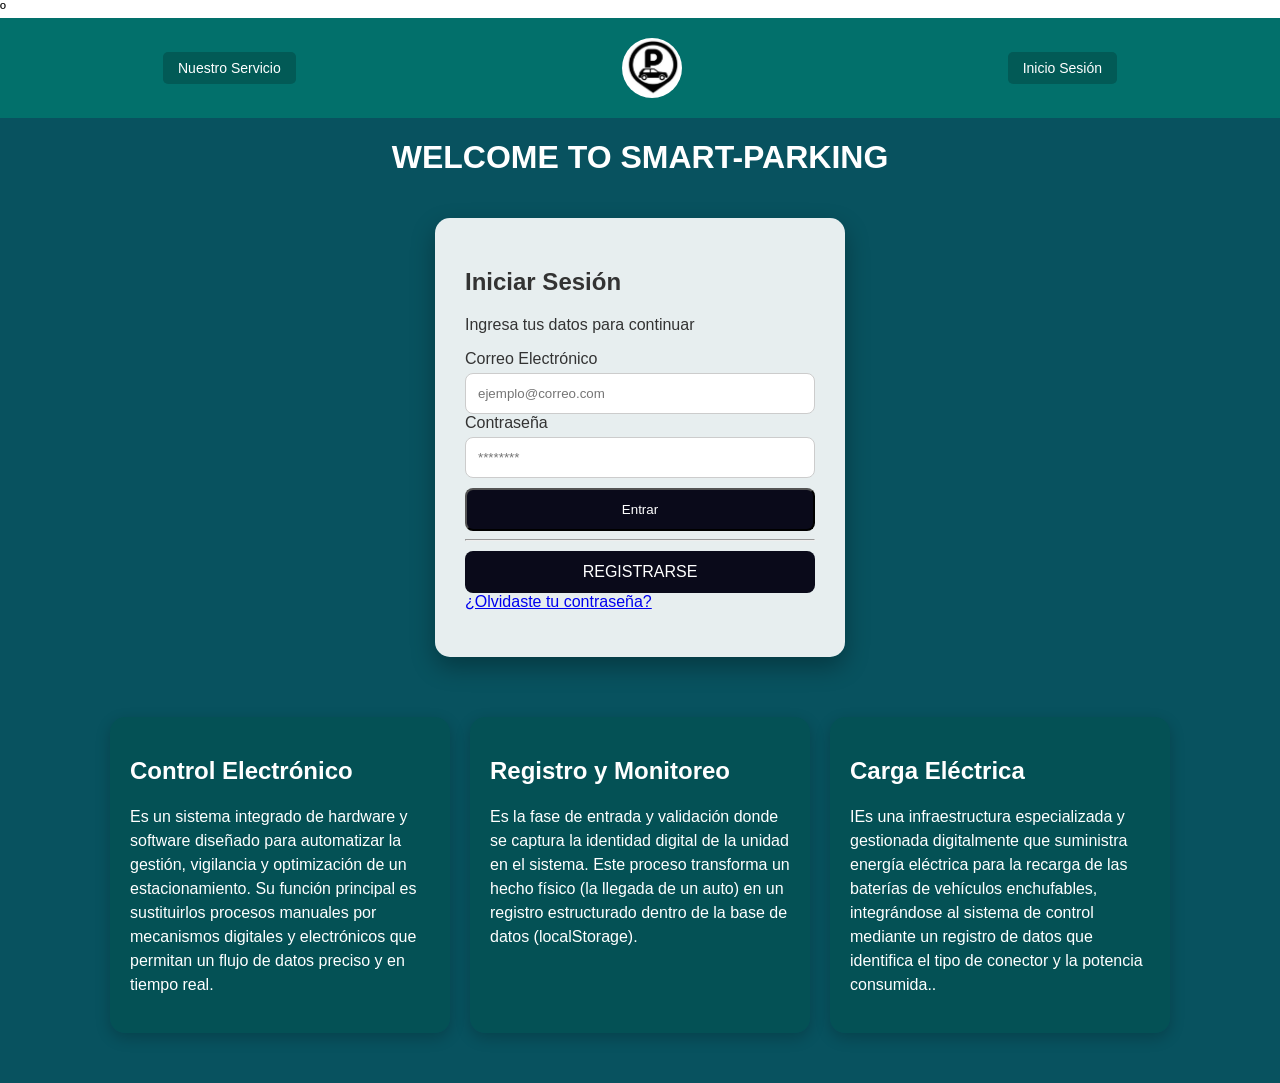
<file: index.html>
º<!DOCTYPE html>
<html lang="es">
<head>
    <meta charset="UTF-8">
    <meta name="viewport" content="width=device-width, initial-scale=1.0">
    <title>Manejo de Parqueo</title>
    <link rel="stylesheet" href="style.css">
</head>
<body>
    <nav>
        <a href="#contenedorServicio" class="nav-link">Nuestro Servicio</a>
        <img src="./img/logo.png" alt="Logo" class="logo">
        <a href="#contenedorPrincipal" class="nav-link">Inicio Sesión</a>
    </nav>

    <div id="contenedorPrincipal">
        <h1>WELCOME TO SMART-PARKING</h1>

        <div class="login-container">
            <form class="login-form">
                <h2>Iniciar Sesión</h2>
                <p>Ingresa tus datos para continuar</p>
            
                <div class="input-group">
                    <label for="email">Correo Electrónico</label>
                    <input type="email" id="email" placeholder="ejemplo@correo.com" required>
                </div>
            
                <div class="input-group">
                    <label for="password">Contraseña</label>
                    <input type="password" id="password" placeholder="********" required>
                </div>
            
                <button type="submit" class="login-button">Entrar</button>
                <hr>
                <a href="registrarse.html" class="register">REGISTRARSE</a> 
                <div class="footer-links">
                    <a href="#">¿Olvidaste tu contraseña?</a>
                </div>
            </form>
        </div>

        <div id="contenedorServicio">
            <div class="servicio">
                <h2>Control Electrónico</h2>
                <p class="parrafoServicio">Es un sistema integrado de hardware y software 
                    diseñado para automatizar la gestión, vigilancia y optimización
                     de un estacionamiento. Su función principal es sustituirlos
                      procesos manuales por mecanismos digitales y electrónicos
                      que permitan un flujo de datos preciso y en tiempo real.</p>
            </div>
            <div class="servicio">
                <h2>Registro y Monitoreo</h2>
                <p class="parrafoServicio">  Es la fase de entrada y validación donde 
                    se captura la identidad digital de la unidad en el sistema. 
                    Este proceso transforma un hecho físico (la llegada de un auto)
                     en un registro estructurado dentro de la base de datos (localStorage).</p>
            </div>
            <div class="servicio">
                <h2>Carga Eléctrica</h2>
                <p class="parrafoServicio">IEs una infraestructura especializada y
                    gestionada digitalmente que suministra energía eléctrica para la 
                    recarga de las baterías de vehículos enchufables, integrándose al 
                    sistema de control mediante un registro de datos que identifica el tipo
                     de conector y la potencia consumida..</p>
            </div>
        </div>
    </div>
    <script src="index.js"></script>
</body>
</html>
</file>
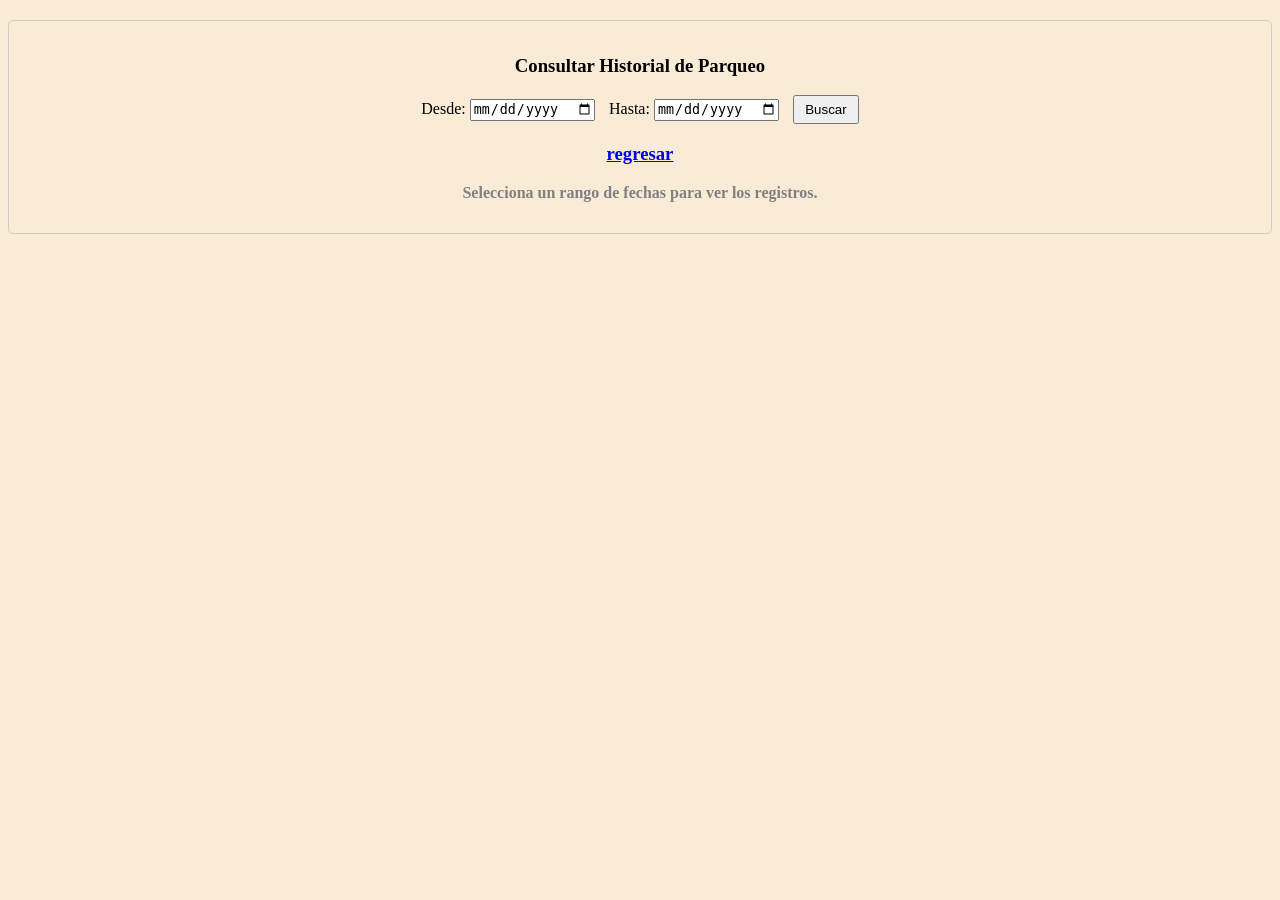
<file: buscar.html>
<!DOCTYPE html>
<html lang="en">
<head>
    <meta charset="UTF-8">
    <meta name="viewport" content="width=device-width, initial-scale=1.0">
    <title>HISTORIAL</title>
    <link rel="stylesheet" href="buscar.css">
</head>
<body>
<!-- Sección de Historial por Fechas -->
<div id="seccion-historial" style="margin-top: 20px; padding: 15px; border: 1px solid #ccc; border-radius: 5px;">
    <h3>Consultar Historial de Parqueo</h3>
    
    <div class="filtros-fecha" style="margin-bottom: 15px;">
        <label for="fecha-inicio">Desde:</label>
        <input type="date" id="fecha-inicio">
        
        <label for="fecha-fin" style="margin-left: 10px;">Hasta:</label>
        <input type="date" id="fecha-fin">
        
        <button onclick="buscarHistorialPorFechas()" class="boton">Buscar</button>
    </div>
    <a href="parqueo.html">
        <h3>regresar</h3>
    </a>

    <!-- Espacio donde se mostrarán los datos filtrados -->
    <div id="resultados-historial">
        <p style="color: gray;">Selecciona un rango de fechas para ver los registros.</p>
    </div>
</div>
<script src="buscar.js"></script>
</body>
</html>
</file>
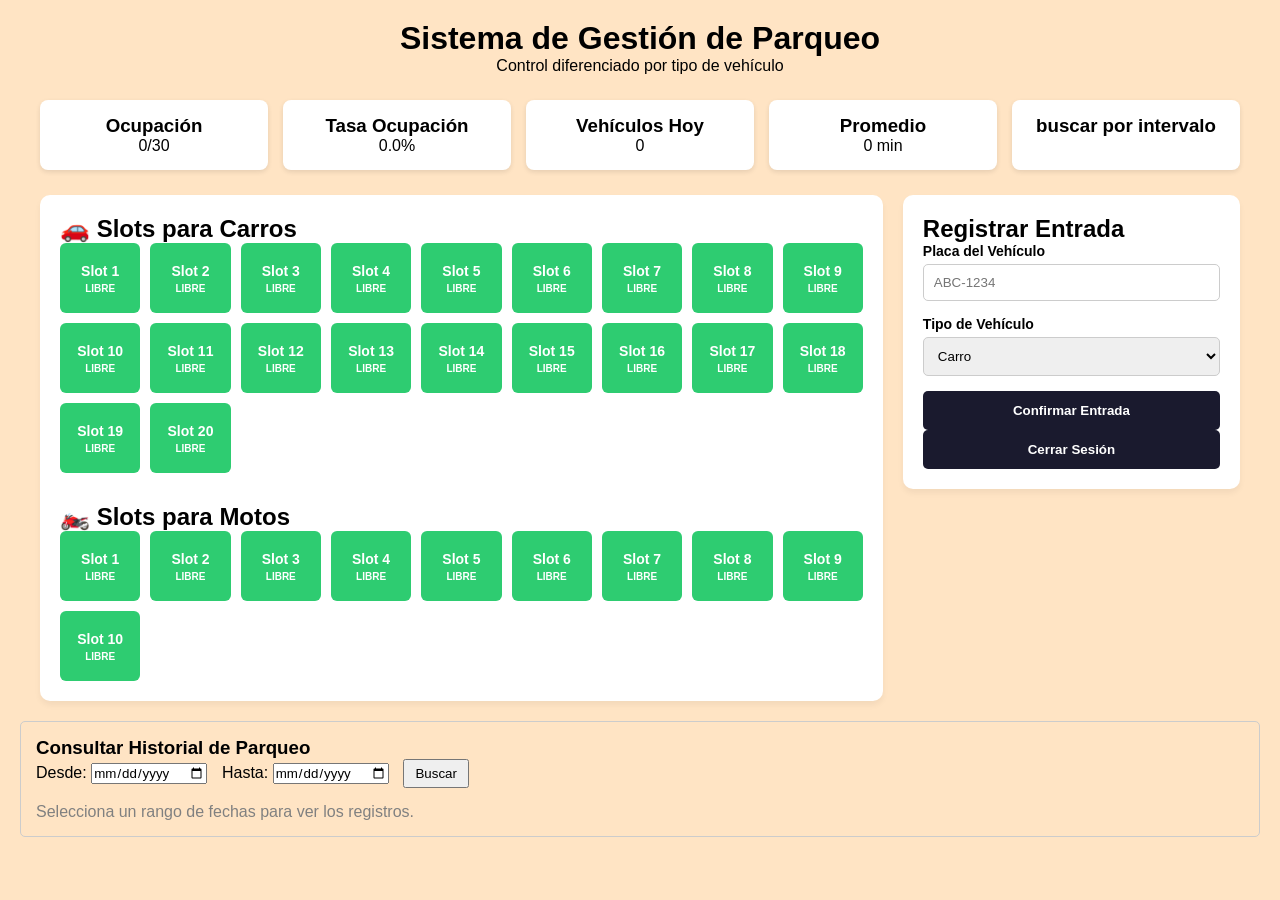
<file: parqueo.html>
<!DOCTYPE html>
<html lang="es">
<head>
    <meta charset="UTF-8">
    <meta name="viewport" content="width=device-width, initial-scale=1.0">
    <title>Gestión de Parqueo Pro</title>
    <script src="parqueo.js"></script>
    <link rel="stylesheet" href="parqueo.css">
</head>
<body>

<div class="container">
    <header>
        <h1>Sistema de Gestión de Parqueo</h1>
        <p>Control diferenciado por tipo de vehículo</p>
    </header>

    <div class="stats-grid">
        <div class="stat-card"><h3>Ocupación</h3><p id="stat-occupancy">0/20</p></div>
        <div class="stat-card"><h3>Tasa Ocupación</h3><p id="stat-rate">0%</p></div>
        <div class="stat-card"><h3>Vehículos Hoy</h3><p id="stat-total">0</p></div>
        <div class="stat-card"><h3>Promedio</h3><p id="stat-avg-time">0 min</p></div>
        <a   class="stat-card" href="buscar.html"> <h3>buscar por intervalo</h3></a>
    </div>

    <div class="main-layout">
        <div class="left-column">
            <div class="card">
                <h2>🚗 Slots para Carros</h2>
                <div class="parking-grid" id="grid-carros"></div>
                
                <h2 style="margin-top: 30px;">🏍️ Slots para Motos</h2>
                <div class="parking-grid" id="grid-motos"></div>
            </div>

            <div class="card" style="margin-top: 20px;" id="panel-ocupados">
                <h2>📋 Lista de Vehículos Ocupados</h2>
                <table class="tabla-ocupados">
                    <thead>
                        <tr>
                            <th>Placa</th>
                            <th>Tipo</th>
                            <th>Slot</th>
                            <th>Entrada</th>
                            <th>Acción</th>
                        </tr>
                    </thead>
                    <tbody id="lista-ocupados-body">
                        </tbody>
                </table>
            </div>
        </div>

        <div class="right-column">
            <div class="card">
                <h2>Registrar Entrada</h2>
                <div class="form-group">
                    <label>Placa del Vehículo</label>
                    <input type="text" id="input-placa" placeholder="ABC-1234">
                </div>
                <div class="form-group">
                    <label>Tipo de Vehículo</label>
                    <select id="input-tipo">
                        <option value="Carro">Carro</option>
                        <option value="Moto">Moto</option>
                    </select>
                </div>
                <button class="btn" onclick="registrarEntrada()">Confirmar Entrada</button>
                <br>
                <button class="btn-logout" onclick="cerrarSesion()">Cerrar Sesión</button>
            </div>
        </div>
    </div>
</div>

<!-- Sección de Historial por Fechas -->
<div id="seccion-historial" style="margin-top: 20px; padding: 15px; border: 1px solid #ccc; border-radius: 5px;">
    <h3>Consultar Historial de Parqueo</h3>
    
    <div class="filtros-fecha" style="margin-bottom: 15px;">
        <label for="fecha-inicio">Desde:</label>
        <input type="date" id="fecha-inicio">
        
        <label for="fecha-fin" style="margin-left: 10px;">Hasta:</label>
        <input type="date" id="fecha-fin">
        
        <button onclick="buscarHistorialPorFechas()" style="margin-left: 10px; padding: 5px 10px; cursor: pointer;">Buscar</button>
    </div>

    <!-- Espacio donde se mostrarán los datos filtrados -->
    <div id="resultados-historial">
        <p style="color: gray;">Selecciona un rango de fechas para ver los registros.</p>
    </div>
</div>
<script>
    init();
</script>
</body>
</html>
</file>
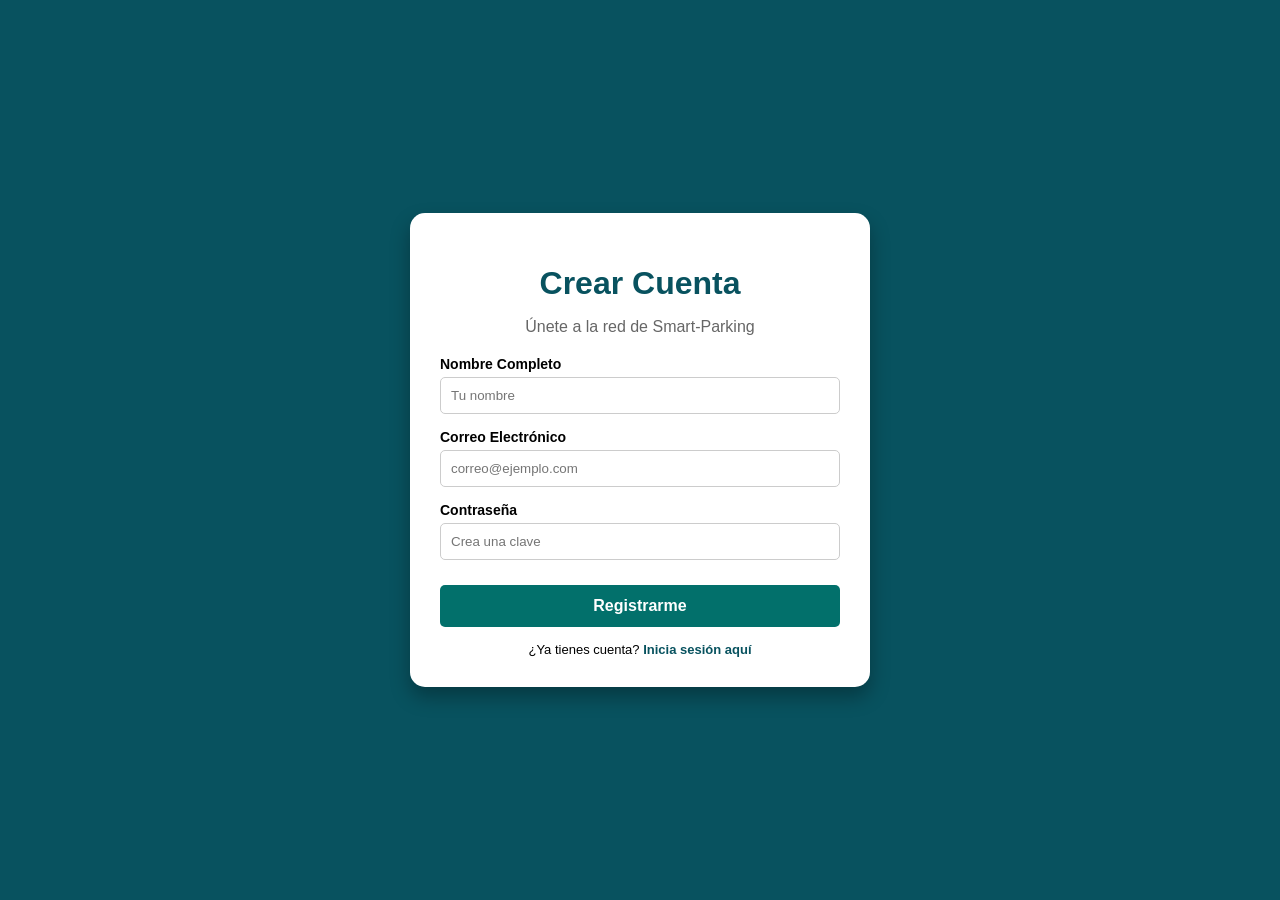
<file: registrarse.html>
<!DOCTYPE html>
<html lang="es">
<head>
    <meta charset="UTF-8">
    <meta name="viewport" content="width=device-width, initial-scale=1.0">
    <title>Registro - Smart Parking</title>
    <link rel="stylesheet" href="./registrarse.css">
</head>
<body>
    <div id="contenedorRegistro">
        <div class="registro-box">
            <h1>Crear Cuenta</h1>
            <p>Únete a la red de Smart-Parking</p>

            <form id="formRegistro">
                <div class="campo">
                    <label>Nombre Completo</label>
                    <input type="text" id="regNombre" placeholder="Tu nombre" required>
                </div>

                <div class="campo">
                    <label>Correo Electrónico</label>
                    <input type="email" id="regEmail" placeholder="correo@ejemplo.com" required>
                </div>

                <div class="campo">
                    <label>Contraseña</label>
                    <input type="password" id="regPass" placeholder="Crea una clave" required>
                </div>

                <button type="submit" class="btn-registrar">Registrarme</button>
                
                <div class="footer-registro">
                    <span>¿Ya tienes cuenta? </span>
                    <a href="index.html">Inicia sesión aquí</a>
                </div>
            </form>
        </div>
    </div>

    <script src="registrarse.js"></script>
</body>
</html>
</file>
<file: style.css>
/* General */
body {
    margin: 0;
    font-family: Arial, sans-serif;
}

nav {
    background-color: rgb(2, 112, 107);
    width: 100%;
    min-height: 80px;
    display: flex;
    align-items: center;
    justify-content: space-around;
    padding: 10px 0;
    flex-wrap: wrap; /* Para que en móviles el logo y botones se acomoden */
}

.nav-link {
    color: white;
    text-decoration: none;
    background: rgba(0,0,0,0.2);
    padding: 8px 15px;
    border-radius: 5px;
    font-size: 14px;
}

.logo {
    width: 60px;
    height: 60px;
    border-radius: 50%;
}

#contenedorPrincipal {
    color: white;
    background-color: #08525f;
    width: 100%;
    min-height: 100vh;
    display: flex;
    flex-direction: column;
    align-items: center;
    padding-bottom: 50px;
}

/* Formulario */
.login-container {
    background-color: rgba(255, 255, 255, 0.9);
    width: 90%;
    max-width: 350px;
    padding: 30px;
    border-radius: 15px;
    box-shadow: 0px 10px 25px rgba(0,0,0,0.3);
    margin: 20px 0;
    color: #333;
}

input {
    width: 100%;
    padding: 12px;
    margin-top: 5px;
    border: 1px solid #ccc;
    border-radius: 8px;
    box-sizing: border-box;
}

.login-button, .register {
    display: block;
    width: 100%;
    padding: 12px;
    background-color: #0a0a1a;
    color: white;
    text-decoration: none;
    border-radius: 8px;
    margin-top: 10px;
    text-align: center;
    box-sizing: border-box;
}

/* Contenedor de Servicios Responsivo */
#contenedorServicio {
    display: flex;
    flex-wrap: wrap; /* CLAVE PARA RESPONSIVE */
    justify-content: center;
    gap: 20px;
    width: 100%;
    margin-top: 40px;
}

.servicio {
    width: 80%; /* En móviles ocupa casi todo el ancho */
    max-width: 300px; /* En escritorio no crece demasiado */
    background-color: rgba(4, 82, 85, 0.9);
    border-radius: 15px;
    padding: 20px;
    box-shadow: 0px 5px 15px rgba(0,0,0,0.2);
    transition: transform 0.3s;
}

.servicio:hover {
    transform: translateY(-5px);
}

.parrafoServicio {
    font-size: 16px; /* Tamaño de letra legible */
    text-align: left;
    line-height: 1.5;
}

/* Media Query para Pantallas Grandes (Escritorio) */
@media (min-width: 768px) {
    .servicio {
        width: 25%; /* Se ponen uno al lado del otro */
    }
    
    #contenedorServicio {
        flex-direction: row;
    }
}
</file>
<file: buscar.css>
body{
    justify-content: center;
    align-items: center;
    text-align: center;
    background-color: antiquewhite;
}
nav{
    margin: 0;
    padding: 0;
    background-color: aqua;
    height: 40px;
}
.continer{
    height: 100%;
    width: 100%;
    justify-content: center;
    align-items: center;
    text-align: center;
    background-color: rgb(236, 141, 17);
}

.boton{margin-left: 10px;
     padding: 5px 10px; 
     cursor: pointer;
}
p {color: red;
     font-weight: bold;
    }
</file>
<file: parqueo.css>
:root {
    --primary: #1a1a2e;
    --bg: #f0f2f5;
    --danger: #ff4d4d;
    --success: #2ecc71;
    --white: #ffffff;
}

* { box-sizing: border-box; margin: 0; padding: 0; font-family: 'Segoe UI', sans-serif; }
body { background-color: bisque; padding: 20px; }
.container { max-width: 1200px; margin: 0 auto; }

header { text-align: center; margin-bottom: 25px; }

.stats-grid { display: grid; grid-template-columns: repeat(auto-fit, minmax(180px, 1fr)); gap: 15px; margin-bottom: 25px; }
.stat-card { background: var(--white); padding: 15px; border-radius: 8px; text-align: center; box-shadow: 0 2px 5px rgba(0,0,0,0.1);text-decoration: none;color: black;}

.main-layout { display: grid; grid-template-columns: 2.5fr 1fr; gap: 20px; }
@media (max-width: 950px) { .main-layout { grid-template-columns: 1fr; } }

.card { background: var(--white); padding: 20px; border-radius: 10px; box-shadow: 0 4px 6px rgba(0,0,0,0.05); }

/* Slots */
.parking-grid { display: grid; grid-template-columns: repeat(auto-fill, minmax(80px, 1fr)); gap: 10px; }
.slot { height: 70px; background: #e0e0e0; border-radius: 6px; display: flex; flex-direction: column; align-items: center; justify-content: center; font-weight: bold; font-size: 14px; transition: 0.3s; cursor: pointer; }
.slot.occupied { background: var(--danger); color: white; }
.slot.available { background: var(--success); color: white; }
.slot span { font-size: 10px; margin-top: 4px; }

/* Tabla de Ocupados */
.tabla-ocupados { width: 100%; border-collapse: collapse; margin-top: 10px; }
.tabla-ocupados th, .tabla-ocupados td { padding: 12px; text-align: left; border-bottom: 1px solid #eee; }
.tabla-ocupados th { font-size: 0.85rem; color: #666; text-transform: uppercase; }
.btn-salida { background: var(--danger); color: white; border: none; padding: 5px 10px; border-radius: 4px; cursor: pointer; font-size: 12px; }

/* Formulario */
.form-group { margin-bottom: 15px; }
.form-group label { display: block; margin-bottom: 5px; font-size: 14px; font-weight: 600; }
.form-group input, .form-group select { width: 100%; padding: 10px; border: 1px solid #ccc; border-radius: 5px; }
.btn  { width: 100%; padding: 12px; border: none; background: var(--primary); color: white; font-weight: bold; border-radius: 5px; cursor: pointer; }
.btn-logout { width: 100%; padding: 12px; border: none; background: var(--primary); color: white; font-weight: bold; border-radius: 5px; cursor: pointer; }



.btn-logout:hover {
    background-color: #c82333;
}
</file>
<file: registrarse.css>
body {
    margin: 0;
    font-family: 'Segoe UI', sans-serif;
    background-color: #08525f; /* El color que usas en tu proyecto */
    display: flex;
    justify-content: center;
    align-items: center;
    height: 100vh;
}

#contenedorRegistro {
    width: 100%;
    display: flex;
    justify-content: center;
    padding: 20px;
}

.registro-box {
    background-color: white;
    padding: 30px;
    border-radius: 15px;
    width: 100%;
    max-width: 400px; /* Tamaño máximo en escritorio */
    box-shadow: 0px 10px 20px rgba(0,0,0,0.3);
    text-align: center;
}

h1 { color: #08525f; margin-bottom: 5px; }
p { color: #666; margin-bottom: 20px; }

.campo {
    text-align: left;
    margin-bottom: 15px;
}

label {
    display: block;
    font-weight: bold;
    font-size: 14px;
    margin-bottom: 5px;
}

input {
    width: 100%;
    padding: 10px;
    border: 1px solid #ccc;
    border-radius: 5px;
    box-sizing: border-box; /* Evita que el input se salga de la caja */
}

.btn-registrar {
    width: 100%;
    padding: 12px;
    background-color: #02706b;
    color: white;
    border: none;
    border-radius: 5px;
    cursor: pointer;
    font-size: 16px;
    font-weight: bold;
    margin-top: 10px;
}

.btn-registrar:hover {
    background-color: #014d4a;
}

.footer-registro {
    margin-top: 15px;
    font-size: 13px;
}

.footer-registro a {
    color: #08525f;
    text-decoration: none;
    font-weight: bold;
}
</file>
